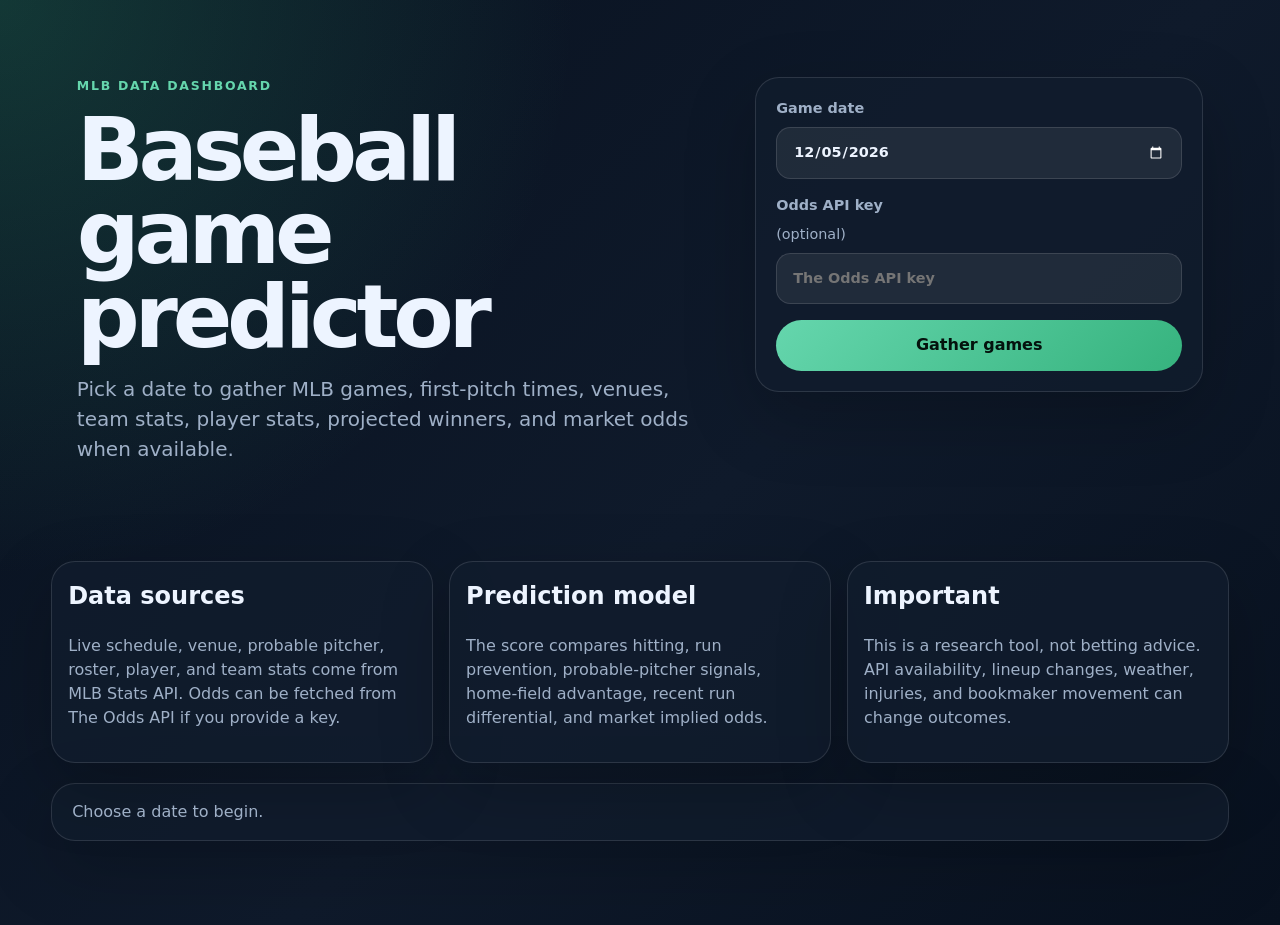
<file: index.html>
<!doctype html>
<html lang="en">
  <head>
    <meta charset="utf-8" />
    <meta name="viewport" content="width=device-width, initial-scale=1" />
    <title>MLB Game Predictor</title>
    <link rel="stylesheet" href="./src/styles.css" />
  </head>
  <body>
    <header class="hero">
      <div>
        <p class="eyebrow">MLB data dashboard</p>
        <h1>Baseball game predictor</h1>
        <p class="lede">
          Pick a date to gather MLB games, first-pitch times, venues, team stats,
          player stats, projected winners, and market odds when available.
        </p>
      </div>
      <form id="search-form" class="search-panel">
        <label>
          Game date
          <input id="game-date" type="date" required />
        </label>
        <label>
          Odds API key <span class="optional">(optional)</span>
          <input
            id="odds-key"
            type="password"
            autocomplete="off"
            placeholder="The Odds API key"
          />
        </label>
        <button type="submit">Gather games</button>
      </form>
    </header>

    <main>
      <section class="info-grid" aria-label="Data source notes">
        <article>
          <h2>Data sources</h2>
          <p>
            Live schedule, venue, probable pitcher, roster, player, and team stats
            come from MLB Stats API. Odds can be fetched from The Odds API if you
            provide a key.
          </p>
        </article>
        <article>
          <h2>Prediction model</h2>
          <p>
            The score compares hitting, run prevention, probable-pitcher signals,
            home-field advantage, recent run differential, and market implied odds.
          </p>
        </article>
        <article>
          <h2>Important</h2>
          <p>
            This is a research tool, not betting advice. API availability, lineup
            changes, weather, injuries, and bookmaker movement can change outcomes.
          </p>
        </article>
      </section>

      <section class="toolbar" aria-live="polite">
        <div id="status" class="status">Choose a date to begin.</div>
      </section>

      <section id="games" class="games" aria-label="MLB games"></section>
    </main>

    <template id="game-card-template">
      <article class="game-card">
        <div class="game-card__header">
          <div>
            <p class="game-time"></p>
            <h2 class="matchup"></h2>
            <p class="venue"></p>
          </div>
          <div class="prediction-badge">
            <span class="label">Projected winner</span>
            <strong class="winner"></strong>
            <span class="confidence"></span>
          </div>
        </div>

        <div class="comparison-grid">
          <section class="team-panel away-panel">
            <h3></h3>
            <dl></dl>
          </section>
          <section class="team-panel home-panel">
            <h3></h3>
            <dl></dl>
          </section>
        </div>

        <section class="detail-panel">
          <h3>Prediction factors</h3>
          <ul class="factors"></ul>
        </section>

        <section class="detail-panel odds-panel">
          <h3>Odds comparison</h3>
          <div class="odds"></div>
        </section>

        <section class="detail-panel">
          <div class="players-heading">
            <h3>Player stats</h3>
            <button class="load-players" type="button">Load active roster stats</button>
          </div>
          <div class="players"></div>
        </section>
      </article>
    </template>

    <script type="module" src="./src/app.js"></script>
  </body>
</html>
</file>
<file: src/styles.css>
:root {
  color-scheme: dark;
  font-family:
    Inter, ui-sans-serif, system-ui, -apple-system, BlinkMacSystemFont, "Segoe UI", sans-serif;
  line-height: 1.5;
  --bg: #08111f;
  --panel: #111d2e;
  --panel-soft: #17263d;
  --text: #edf4ff;
  --muted: #9fb0c7;
  --accent: #65d6ad;
  --accent-strong: #36b37e;
  --danger: #ff8a8a;
  --border: rgba(255, 255, 255, 0.12);
  background: var(--bg);
  color: var(--text);
}

* {
  box-sizing: border-box;
}

body {
  margin: 0;
  min-height: 100vh;
  background:
    radial-gradient(circle at top left, rgba(54, 179, 126, 0.24), transparent 36rem),
    linear-gradient(135deg, #08111f 0%, #0f1a2b 55%, #08111f 100%);
}

button,
input {
  font: inherit;
}

button {
  border: 0;
  border-radius: 999px;
  background: linear-gradient(135deg, var(--accent), var(--accent-strong));
  color: #04120d;
  cursor: pointer;
  font-weight: 800;
  padding: 0.85rem 1.2rem;
}

button:disabled {
  cursor: wait;
  opacity: 0.65;
}

.hero {
  display: grid;
  gap: 2rem;
  grid-template-columns: minmax(0, 1fr) minmax(20rem, 28rem);
  padding: clamp(2rem, 6vw, 5rem);
}

.eyebrow {
  color: var(--accent);
  font-size: 0.78rem;
  font-weight: 800;
  letter-spacing: 0.14em;
  margin: 0 0 0.75rem;
  text-transform: uppercase;
}

h1,
h2,
h3,
h4,
p {
  margin-top: 0;
}

h1 {
  font-size: clamp(2.6rem, 7vw, 5.5rem);
  letter-spacing: -0.06em;
  line-height: 0.95;
  margin-bottom: 1rem;
}

.lede {
  color: var(--muted);
  font-size: clamp(1rem, 2vw, 1.25rem);
  max-width: 48rem;
}

.search-panel,
.info-grid article,
.game-card,
.status {
  background: rgba(17, 29, 46, 0.78);
  border: 1px solid var(--border);
  border-radius: 1.5rem;
  box-shadow: 0 24px 70px rgba(0, 0, 0, 0.22);
}

.search-panel {
  align-self: start;
  display: grid;
  gap: 1rem;
  padding: 1.25rem;
}

label {
  color: var(--muted);
  display: grid;
  font-size: 0.9rem;
  font-weight: 700;
  gap: 0.45rem;
}

input {
  background: rgba(255, 255, 255, 0.07);
  border: 1px solid var(--border);
  border-radius: 0.9rem;
  color: var(--text);
  padding: 0.85rem 1rem;
}

.optional {
  color: var(--muted);
  font-weight: 500;
}

main {
  padding: 0 clamp(1rem, 4vw, 4rem) 4rem;
}

.info-grid,
.comparison-grid {
  display: grid;
  gap: 1rem;
  grid-template-columns: repeat(3, minmax(0, 1fr));
}

.info-grid article,
.detail-panel,
.team-panel {
  padding: 1rem;
}

.info-grid p,
.status,
.venue,
.game-time,
.confidence,
.detail-panel,
.team-panel dd {
  color: var(--muted);
}

.toolbar {
  margin: 1.25rem 0;
}

.status {
  padding: 1rem 1.25rem;
}

.error {
  color: var(--danger);
}

.games {
  display: grid;
  gap: 1.25rem;
}

.game-card {
  overflow: hidden;
}

.game-card__header {
  align-items: start;
  border-bottom: 1px solid var(--border);
  display: flex;
  gap: 1rem;
  justify-content: space-between;
  padding: 1.25rem;
}

.matchup {
  margin-bottom: 0.35rem;
}

.prediction-badge {
  background: rgba(101, 214, 173, 0.14);
  border: 1px solid rgba(101, 214, 173, 0.35);
  border-radius: 1rem;
  min-width: 12rem;
  padding: 1rem;
  text-align: right;
}

.prediction-badge .label,
.confidence {
  display: block;
  font-size: 0.8rem;
}

.winner {
  color: var(--accent);
  display: block;
  font-size: 1.25rem;
}

.comparison-grid {
  grid-template-columns: repeat(2, minmax(0, 1fr));
  padding: 1rem;
}

.team-panel,
.detail-panel {
  background: var(--panel-soft);
  border: 1px solid var(--border);
  border-radius: 1rem;
}

dl {
  display: grid;
  gap: 0.45rem 1rem;
  grid-template-columns: max-content 1fr;
  margin: 0;
}

dt {
  color: var(--text);
  font-weight: 700;
}

dd {
  margin: 0;
}

.detail-panel {
  margin: 0 1rem 1rem;
}

.detail-panel h3 {
  color: var(--text);
}

table {
  border-collapse: collapse;
  width: 100%;
}

th,
td {
  border-bottom: 1px solid var(--border);
  padding: 0.7rem;
  text-align: left;
  vertical-align: top;
}

th {
  color: var(--text);
}

.players-heading {
  align-items: center;
  display: flex;
  gap: 1rem;
  justify-content: space-between;
}

.player-table {
  margin-top: 1rem;
  overflow-x: auto;
}

@media (max-width: 820px) {
  .hero,
  .info-grid,
  .comparison-grid {
    grid-template-columns: 1fr;
  }

  .game-card__header,
  .players-heading {
    align-items: stretch;
    flex-direction: column;
  }

  .prediction-badge {
    text-align: left;
  }
}
</file>
